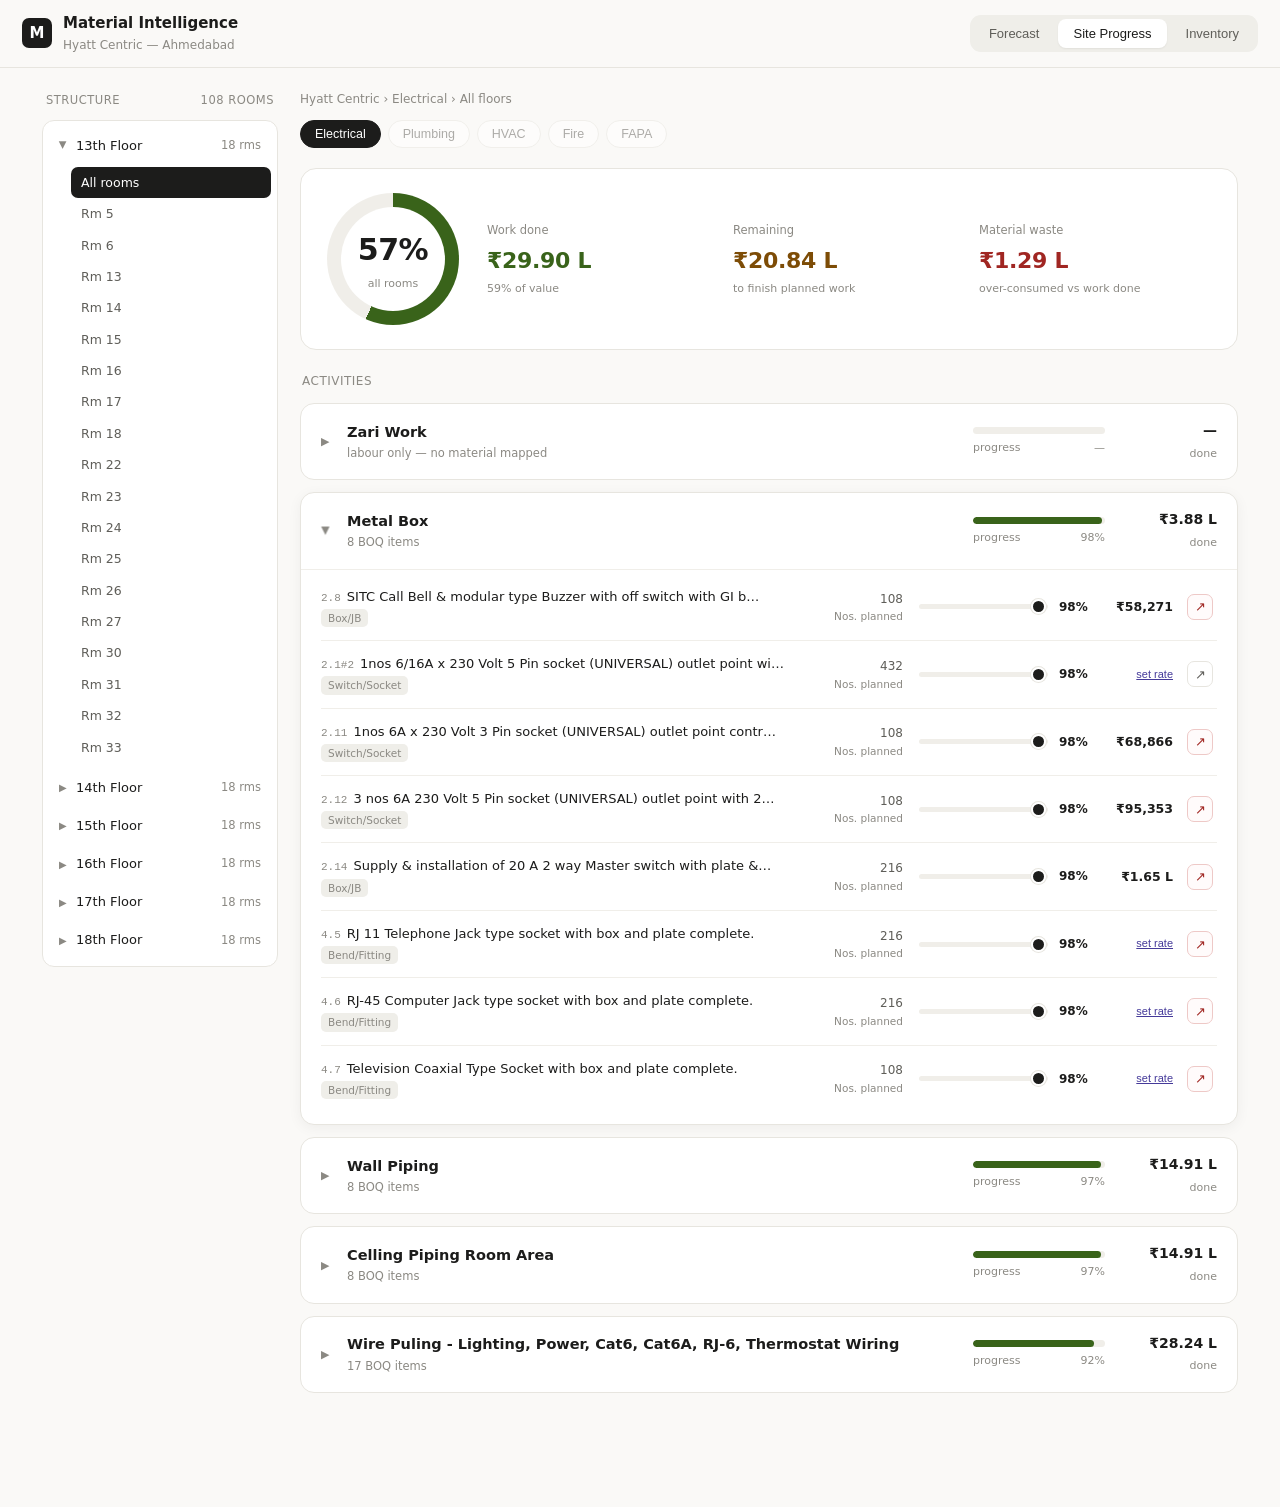
<file: frontend/site_progress_preview.html>
<!doctype html>
<html lang="en"><head>
<meta charset="utf-8"><meta name="viewport" content="width=device-width,initial-scale=1">
<title>Site Progress — Material Intelligence</title>
<style>
:root{
  --bg:#faf9f7;--panel:#fff;--line:#e7e5df;--line2:#f0eee9;
  --ink:#1c1c1b;--ink2:#5f5e59;--ink3:#8b8983;
  --red:#a02622;--redbg:#fbe7e6;--amber:#7d4c06;--amberbg:#fbf1da;
  --green:#39631a;--greenbg:#e8f2e0;--violet:#453a9a;--violetbg:#ebe8fa;
  --slate:#55544f;--slatebg:#efeee9;--r:10px;
}
*{box-sizing:border-box}
body{margin:0;background:var(--bg);color:var(--ink);
  font:14px/1.55 system-ui,-apple-system,"Segoe UI",Roboto,sans-serif}
h1,h2,h3{margin:0;font-weight:600}
@media (prefers-reduced-motion:reduce){*{transition:none!important;animation:none!important}}

/* top bar + tabs */
.top{position:sticky;top:0;z-index:30;background:var(--bg);border-bottom:1px solid var(--line);
  display:flex;align-items:center;justify-content:space-between;gap:18px;padding:12px 22px}
.brand{display:flex;align-items:center;gap:11px}
.mark{width:30px;height:30px;border-radius:7px;background:var(--ink);color:#fff;
  display:flex;align-items:center;justify-content:center;font-weight:700;font-size:15px;flex:none}
.brand h1{font-size:15px}.brand p{margin:1px 0 0;font-size:12px;color:var(--ink3)}
.tabs{display:flex;gap:4px;background:var(--slatebg);padding:4px;border-radius:11px}
.tab{font-size:13px;font-weight:500;padding:7px 15px;border-radius:8px;border:none;background:none;
  color:var(--ink2);cursor:pointer;transition:.15s}
.tab.on{background:var(--panel);color:var(--ink);box-shadow:0 1px 2px rgba(0,0,0,.06)}
.tab:not(.on):hover{color:var(--ink)}

.layout{display:grid;grid-template-columns:236px 1fr;gap:22px;max-width:1240px;margin:22px auto;padding:0 22px 80px}
@media(max-width:880px){.layout{grid-template-columns:1fr}.rail{display:none}}

/* left rail tree */
.rail{align-self:start;position:sticky;top:78px}
.railhd{font-size:11.5px;text-transform:uppercase;letter-spacing:.5px;color:var(--ink3);
  margin:2px 4px 10px;display:flex;justify-content:space-between}
.tree{background:var(--panel);border:1px solid var(--line);border-radius:12px;padding:6px}
.floor{border-radius:8px}
.floorhd{display:flex;align-items:center;gap:8px;padding:9px 10px;cursor:pointer;border-radius:8px;font-size:13px}
.floorhd:hover{background:var(--slatebg)}
.chev{color:var(--ink3);font-size:10px;transition:.15s;display:inline-block;width:9px}
.floor.exp .chev{transform:rotate(90deg)}
.fpct{margin-left:auto;font-size:11.5px;color:var(--ink3);font-variant-numeric:tabular-nums}
.rooms{display:none;padding:2px 0 6px 22px}
.floor.exp .rooms{display:block}
.room{padding:6px 10px;font-size:12.5px;color:var(--ink2);border-radius:7px;cursor:pointer}
.room:hover{background:var(--slatebg)}.room.on{background:var(--ink);color:#fff}

/* main pane */
.pane-head{margin-bottom:18px}
.crumb{font-size:12px;color:var(--ink3);margin-bottom:12px}
.pills{display:flex;gap:7px;flex-wrap:wrap;margin-bottom:20px}
.pill{font-size:12.5px;padding:6px 14px;border-radius:20px;border:1px solid var(--line);
  background:var(--panel);cursor:pointer;color:var(--ink2)}
.pill.on{background:var(--ink);color:#fff;border-color:var(--ink)}
.pill.ghost{opacity:.5;cursor:not-allowed}

.hero{background:var(--panel);border:1px solid var(--line);border-radius:16px;padding:24px 26px;
  display:grid;grid-template-columns:auto 1fr;gap:28px;align-items:center;margin-bottom:22px}
@media(max-width:620px){.hero{grid-template-columns:1fr;gap:16px}}
.ring{--p:0;width:132px;height:132px;border-radius:50%;flex:none;
  background:conic-gradient(var(--green) calc(var(--p)*1%),var(--line2) 0);
  display:flex;align-items:center;justify-content:center;transition:--p .5s}
.ring i{width:104px;height:104px;border-radius:50%;background:var(--panel);
  display:flex;flex-direction:column;align-items:center;justify-content:center;font-style:normal}
.ring b{font-size:30px;font-weight:600;letter-spacing:-.5px;font-variant-numeric:tabular-nums}
.ring span{font-size:11px;color:var(--ink3);margin-top:1px}
.herostats{display:grid;grid-template-columns:repeat(3,1fr);gap:14px}
@media(max-width:520px){.herostats{grid-template-columns:1fr}}
.stat{padding:2px 0}
.stat .l{font-size:11.5px;color:var(--ink3);margin:0 0 4px}
.stat .v{font-size:22px;font-weight:600;letter-spacing:-.3px;font-variant-numeric:tabular-nums}
.stat .v.g{color:var(--green)}.stat .v.a{color:var(--amber)}.stat .v.r{color:var(--red)}
.stat .h{font-size:11px;color:var(--ink3);margin:2px 0 0}

.secttl{font-size:12px;text-transform:uppercase;letter-spacing:.5px;color:var(--ink3);margin:0 2px 12px}

/* activity cards */
.card{background:var(--panel);border:1px solid var(--line);border-radius:14px;margin-bottom:12px;
  overflow:hidden;transition:border-color .15s,box-shadow .15s}
.card:hover{border-color:#dad8d2}
.card.open{box-shadow:0 3px 14px rgba(28,28,27,.05)}
.chd{display:flex;align-items:center;gap:16px;padding:16px 20px;cursor:pointer}
.cchev{color:var(--ink3);font-size:11px;transition:.2s;width:10px}.card.open .cchev{transform:rotate(90deg)}
.cname{font-weight:600;font-size:14.5px;min-width:0}
.cname .sub{font-size:11.5px;color:var(--ink3);font-weight:400;margin-top:2px}
.cbar{margin-left:auto;width:132px;flex:none}
.cbar .track{height:7px;border-radius:4px;background:var(--line2);overflow:hidden}
.cbar .fill{height:100%;background:var(--green);border-radius:4px;transition:width .45s}
.cbar .lab{display:flex;justify-content:space-between;margin-top:5px;font-size:11px;color:var(--ink3)}
.cmoney{flex:none;text-align:right;min-width:96px}
.cmoney b{font-size:14px;font-variant-numeric:tabular-nums;display:block}
.cmoney span{font-size:11px;color:var(--ink3)}
.cbody{display:none;border-top:1px solid var(--line2);padding:4px 20px 12px}
.card.open .cbody{display:block}

/* boq item rows */
.brow{display:grid;grid-template-columns:1fr 84px 150px 92px 30px;gap:14px;align-items:center;
  padding:13px 0;border-bottom:1px solid var(--line2)}
.brow:last-child{border-bottom:none}
@media(max-width:720px){.brow{grid-template-columns:1fr 60px 30px;row-gap:8px}.bslidewrap,.bmoney{grid-column:1/-1}}
.bname{font-size:13px;min-width:0}
.bname .code{color:var(--ink3);font-size:11px;font-family:ui-monospace,Menlo,monospace;margin-right:6px}
.bmeta{font-size:11px;color:var(--ink3);margin-top:2px;display:flex;gap:6px;flex-wrap:wrap}
.tag{background:var(--slatebg);border-radius:5px;padding:1px 7px;font-size:10.5px}
.tag.waste{background:var(--redbg);color:var(--red)}
.tag.save{background:var(--greenbg);color:var(--green)}
.bqty{font-size:12px;color:var(--ink2);text-align:right;font-variant-numeric:tabular-nums}
.bqty span{color:var(--ink3);font-size:10.5px;display:block}
.bslidewrap{display:flex;align-items:center;gap:9px}
.bslide{flex:1;-webkit-appearance:none;appearance:none;height:5px;border-radius:3px;
  background:var(--line2);outline:none}
.bslide::-webkit-slider-thumb{-webkit-appearance:none;width:15px;height:15px;border-radius:50%;
  background:var(--ink);cursor:pointer;border:2px solid var(--panel);box-shadow:0 0 0 1px var(--line)}
.bslide::-moz-range-thumb{width:15px;height:15px;border-radius:50%;background:var(--ink);cursor:pointer;border:2px solid var(--panel)}
.bpct{font-size:12px;font-weight:600;width:38px;text-align:right;font-variant-numeric:tabular-nums}
.bmoney{text-align:right}
.bmoney b{font-size:12.5px;font-variant-numeric:tabular-nums}
.bmoney.none{font-size:11px}
.setrate{font-size:11px;color:var(--violet);text-decoration:underline;cursor:pointer;background:none;border:none;padding:0}
.fx{width:26px;height:26px;border-radius:7px;border:1px solid var(--line);background:var(--panel);
  cursor:pointer;color:var(--ink2);display:flex;align-items:center;justify-content:center;font-size:13px}
.fx:hover{border-color:#cfcdc6}.fx.alert{color:var(--red);border-color:#eec9c7;background:#fffbfb}

.unmapped{font-size:12px;color:var(--ink3);padding:10px 2px 2px}
.unmapped b{color:var(--amber)}

/* drawer */
.scrim{position:fixed;inset:0;background:rgba(28,28,27,.34);z-index:40;display:none}
.scrim.on{display:flex;justify-content:flex-end}
.drawer{width:min(440px,100%);height:100%;background:var(--panel);overflow:auto;padding:22px 24px;
  transform:translateX(20px);opacity:0;transition:.22s}
.scrim.on .drawer{transform:none;opacity:1}
.dhd{display:flex;justify-content:space-between;gap:14px;margin-bottom:6px}
.dhd h2{font-size:15px}.dsub{font-size:12px;color:var(--ink3);margin:2px 0 18px}
.x{border:none;background:none;font-size:20px;color:var(--ink3);cursor:pointer;line-height:1}
.drow{display:flex;justify-content:space-between;padding:11px 0;border-bottom:1px solid var(--line2);font-size:13px}
.drow span{color:var(--ink2)}.drow b{font-variant-numeric:tabular-nums}
.dlink{margin:14px 0;padding:12px 14px;border-radius:10px;font-size:12.5px}
.dlink.ok{background:var(--greenbg);color:var(--green)}
.dlink.rev{background:var(--amberbg);color:var(--amber)}
.dbar{height:9px;border-radius:5px;background:var(--line2);overflow:hidden;margin:18px 0 6px}
.dbar i{display:block;height:100%;background:var(--green)}
.dfore{margin-top:18px;padding:14px 16px;border-radius:10px;background:var(--slatebg);font-size:12.5px;color:var(--ink2)}
.dfore b{color:var(--ink)}
.demo{font-size:11px;color:var(--ink3);text-align:center;padding:14px;margin-top:8px}
</style></head>
<body>

<header class="top">
  <div class="brand"><span class="mark">M</span>
    <div><h1>Material Intelligence</h1><p id="proj">Loading…</p></div></div>
  <nav class="tabs">
    <button class="tab">Forecast</button>
    <button class="tab on">Site Progress</button>
    <button class="tab">Inventory</button>
  </nav>
</header>

<div class="layout">
  <aside class="rail">
    <div class="railhd"><span>Structure</span><span id="roomcount"></span></div>
    <div class="tree" id="tree"></div>
  </aside>

  <main>
    <div class="pane-head">
      <div class="crumb" id="crumb"></div>
      <div class="pills" id="pills"></div>
      <div class="hero">
        <div class="ring" id="ring"><i><b id="heropct">0%</b><span id="heroroom">all rooms</span></i></div>
        <div class="herostats">
          <div class="stat"><p class="l">Work done</p><div class="v g" id="sDone">₹—</div><p class="h" id="sDoneH"></p></div>
          <div class="stat"><p class="l">Remaining</p><div class="v a" id="sRem">₹—</div><p class="h" id="sRemH"></p></div>
          <div class="stat"><p class="l">Material waste</p><div class="v r" id="sWaste">₹—</div><p class="h" id="sWasteH"></p></div>
        </div>
      </div>
    </div>

    <p class="secttl">Activities</p>
    <div id="acts"></div>
  </main>
</div>

<div class="scrim" id="scrim"><div class="drawer" id="drawer"></div></div>

<script id="DATA" type="application/json">{"project": "Hyatt Centric — Ahmedabad", "service": "Electrical", "services": ["Electrical", "Plumbing", "HVAC", "Fire", "FAPA"], "floors": [{"name": "13th Floor", "rooms": ["Rm 5", "Rm 6", "Rm 13", "Rm 14", "Rm 15", "Rm 16", "Rm 17", "Rm 18", "Rm 22", "Rm 23", "Rm 24", "Rm 25", "Rm 26", "Rm 27", "Rm 30", "Rm 31", "Rm 32", "Rm 33"]}, {"name": "14th Floor", "rooms": ["Rm 5", "Rm 6", "Rm 13", "Rm 14", "Rm 15", "Rm 16", "Rm 17", "Rm 18", "Rm 22", "Rm 23", "Rm 24", "Rm 25", "Rm 26", "Rm 27", "Rm 30", "Rm 31", "Rm 32", "Rm 33"]}, {"name": "15th Floor", "rooms": ["Rm 5", "Rm 6", "Rm 13", "Rm 14", "Rm 15", "Rm 16", "Rm 17", "Rm 18", "Rm 22", "Rm 23", "Rm 24", "Rm 25", "Rm 26", "Rm 27", "Rm 30", "Rm 31", "Rm 32", "Rm 33"]}, {"name": "16th Floor", "rooms": ["Rm 5", "Rm 6", "Rm 13", "Rm 14", "Rm 15", "Rm 16", "Rm 17", "Rm 18", "Rm 22", "Rm 23", "Rm 24", "Rm 25", "Rm 26", "Rm 27", "Rm 30", "Rm 31", "Rm 32", "Rm 33"]}, {"name": "17th Floor", "rooms": ["Rm 5", "Rm 6", "Rm 13", "Rm 14", "Rm 15", "Rm 16", "Rm 17", "Rm 18", "Rm 22", "Rm 23", "Rm 24", "Rm 25", "Rm 26", "Rm 27", "Rm 30", "Rm 31", "Rm 32", "Rm 33"]}, {"name": "18th Floor", "rooms": ["Rm 5", "Rm 6", "Rm 13", "Rm 14", "Rm 15", "Rm 16", "Rm 17", "Rm 18", "Rm 22", "Rm 23", "Rm 24", "Rm 25", "Rm 26", "Rm 27", "Rm 30", "Rm 31", "Rm 32", "Rm 33"]}], "nrooms": 108, "activities": ["Zari Work", "Metal Box", "Wall Piping", "Celling Piping Room Area", "Wire Puling - Lighting, Power, Cat6, Cat6A, RJ-6, Thermostat Wiring"], "mapping": {"Zari Work": [], "Metal Box": ["2.4", "2.5", "2.6", "2.8", "2.1#2", "2.11", "2.12", "2.13", "2.14", "2.15", "4.5", "4.6", "4.7"], "Wall Piping": ["2.16", "2.16.a", "2.16.b", "2.17", "4.1", "4.2", "4.3", "4.4"], "Celling Piping Room Area": ["2.16", "2.16.a", "2.16.b", "2.17", "4.1", "4.2", "4.3", "4.4"], "Wire Puling - Lighting, Power, Cat6, Cat6A, RJ-6, Thermostat Wiring": ["2.1", "2.2", "2.3", "2.4", "2.5", "2.6", "2.8", "2.9", "2.1#2", "2.11", "2.12", "2.16", "2.16.a", "2.16.b", "2.17", "4.1", "4.2", "4.3", "4.4", "4.5", "4.6"]}, "act_pct": {"Zari Work": 98.1, "Metal Box": 98.1, "Wall Piping": 97.2, "Celling Piping Room Area": 81.9, "Wire Puling - Lighting, Power, Cat6, Cat6A, RJ-6, Thermostat Wiring": 65.7}, "items": [{"code": "1.1", "desc": "Supply, Installation testing and commissioning of 16 way SPN DOUBLE DOOR with 32A DP RCBO,30mA incomer, 12nos 6-20A DPMCB as outgoing. Scope including - erraction connection of all circuit wiring / lableing of circuit (cost of supply of steel febrication not including in rate) FOR GUEST ROOM", "unit": "Nos.", "sub": "Switch/Socket", "qty": 1.0, "planned": 108.0, "used": 0.0, "remaining": 108.0, "pct": 0.0, "acts": [], "rate": 8500.0, "done_val": 0.0, "rem_val": 918000.0, "waste_val": null, "link": {"best": "32A RCBO 30MA 4 MODULE ( ADC232Y )", "score": 0.7, "conf": true}}, {"code": "1.2", "desc": "SITC of 6A DP MCB, 10kA with 6 way SPN DD DB Complete For UPS power for EMG Lighting for Guest Room LOOLPING LOOP OUT TERMIANAL TO PROIVDED", "unit": "Nos.", "sub": "Switch/Socket", "qty": 1.0, "planned": 108.0, "used": 0.0, "remaining": 108.0, "pct": 0.0, "acts": [], "rate": 2200.0, "done_val": 0.0, "rem_val": 237600.0, "waste_val": null, "link": {"best": "6A DP MCB ( NCN206N )", "score": 0.867, "conf": true}}, {"code": "2.1", "desc": "Primary point controlled by one single way 6A switch. (1.5 sq mm 5 Mtr)", "unit": "Nos.", "sub": "Switch/Socket", "qty": 9.0, "planned": 972.0, "used": 639.0, "remaining": 333.0, "pct": 65.7, "acts": ["Wire Puling - Lighting, Power, Cat6, Cat6A, RJ-6, Thermostat Wiring"], "rate": 450.0, "done_val": 287550.0, "rem_val": 149850.0, "waste_val": null, "link": {"best": "6A DP MCB ( NCN206N )", "score": 0.6, "conf": true}}, {"code": "2.2", "desc": "Secondary Light Point looped to item no. 5.1.1 with 1.5 sq mm ckt", "unit": "Nos.", "sub": "Light", "qty": 22.0, "planned": 2376.0, "used": 1562.0, "remaining": 814.0, "pct": 65.7, "acts": ["Wire Puling - Lighting, Power, Cat6, Cat6A, RJ-6, Thermostat Wiring"], "rate": 380.0, "done_val": 593560.0, "rem_val": 309320.0, "waste_val": 33440.0, "link": {"best": null, "score": 0.4, "conf": false}}, {"code": "2.3", "desc": "Supply, Installation, Testing and Commissioning of Key tag Switch with time delay with conntactor with key using 2.5 sq mm copper wires", "unit": "Nos.", "sub": "Switch/Socket", "qty": 0.0, "planned": 0.0, "used": 0.0, "remaining": 0.0, "pct": 65.7, "acts": ["Wire Puling - Lighting, Power, Cat6, Cat6A, RJ-6, Thermostat Wiring"], "rate": null, "done_val": null, "rem_val": null, "waste_val": null, "link": {"best": null, "score": 0.5, "conf": false}}, {"code": "2.4", "desc": "Supply, Installation, Testing and Commissioning of DND / Clean my room indication switches (Both Internal and External units) complete with GI back box and cover plates using 1.5 sq mm copper ZHFR wires", "unit": "Nos.", "sub": "Box/JB", "qty": 0.0, "planned": 0.0, "used": 0.0, "remaining": 0.0, "pct": 98.1, "acts": ["Metal Box", "Wire Puling - Lighting, Power, Cat6, Cat6A, RJ-6, Thermostat Wiring"], "rate": null, "done_val": null, "rem_val": null, "waste_val": null, "link": {"best": null, "score": 0.45, "conf": false}}, {"code": "2.5", "desc": "Supply, Installation, Testing and Commissioning of Shaver socket -110V/230V - with GI back box, faceplate ets as required complete using 1.5 sq mm copper ZHFR wires", "unit": "Nos.", "sub": "Bend/Fitting", "qty": 0.0, "planned": 0.0, "used": 0.0, "remaining": 0.0, "pct": 98.1, "acts": ["Metal Box", "Wire Puling - Lighting, Power, Cat6, Cat6A, RJ-6, Thermostat Wiring"], "rate": null, "done_val": null, "rem_val": null, "waste_val": null, "link": {"best": null, "score": 0.45, "conf": false}}, {"code": "2.6", "desc": "Supply, Installation, Testing and Commissioning of two way master switch (DP) with GI back box, faceplate ets as required complete using 2.5 sq mm copper ZHFR wires", "unit": "Nos.", "sub": "Box/JB", "qty": 0.0, "planned": 0.0, "used": 0.0, "remaining": 0.0, "pct": 98.1, "acts": ["Metal Box", "Wire Puling - Lighting, Power, Cat6, Cat6A, RJ-6, Thermostat Wiring"], "rate": null, "done_val": null, "rem_val": null, "waste_val": null, "link": {"best": null, "score": 0.45, "conf": false}}, {"code": "2.7", "desc": "SITC of 1 nos USB ( 2.1 Amp ) with two charging ports on lighting switch board", "unit": "Nos.", "sub": "Switch/Socket", "qty": 3.0, "planned": 324.0, "used": 0.0, "remaining": 324.0, "pct": 0.0, "acts": [], "rate": 520.0, "done_val": 0.0, "rem_val": 168480.0, "waste_val": null, "link": {"best": null, "score": 0.4, "conf": false}}, {"code": "2.8", "desc": "SITC Call Bell & modular type Buzzer with off switch with GI back box, face plate etc as required complete 1.5 sq mm cu ZHFR wires", "unit": "Nos.", "sub": "Box/JB", "qty": 1.0, "planned": 108.0, "used": 106.0, "remaining": 2.0, "pct": 98.1, "acts": ["Metal Box", "Wire Puling - Lighting, Power, Cat6, Cat6A, RJ-6, Thermostat Wiring"], "rate": 550.0, "done_val": 58300.0, "rem_val": 1100.0, "waste_val": null, "link": {"best": null, "score": 0.45, "conf": false}}, {"code": "2.9", "desc": "SITC of One 6A x 5Pin 230 Volt socket (UNIVERSAL) outlet point controlled by one 6A switch - 2.5 Sqmm", "unit": "Nos.", "sub": "Switch/Socket", "qty": 5.0, "planned": 540.0, "used": 355.0, "remaining": 185.0, "pct": 65.7, "acts": ["Wire Puling - Lighting, Power, Cat6, Cat6A, RJ-6, Thermostat Wiring"], "rate": 650.0, "done_val": 230750.0, "rem_val": 120250.0, "waste_val": null, "link": {"best": "6A DP MCB ( NCN206N )", "score": 0.6, "conf": true}}, {"code": "2.1#2", "desc": "1nos 6/16A x 230 Volt 5 Pin socket (UNIVERSAL) outlet point with 16A switch with box and plate complete to be done with 4 sq mm wire ckt from D.B. complete. (For Kettle, Hair dryer and cleaning socket)", "unit": "Nos.", "sub": "Switch/Socket", "qty": 4.0, "planned": 432.0, "used": 424.0, "remaining": 8.0, "pct": 98.1, "acts": ["Metal Box", "Wire Puling - Lighting, Power, Cat6, Cat6A, RJ-6, Thermostat Wiring"], "rate": null, "done_val": null, "rem_val": null, "waste_val": null, "link": {"best": "6A DP MCB ( NCN206N )", "score": 0.6, "conf": true}}, {"code": "2.11", "desc": "1nos 6A x 230 Volt 3 Pin socket (UNIVERSAL) outlet point controlled by 6A switch at convenient location including box plate etc complete to be done with 4 sqmm 2.5 sq mm ckt from D.B. (For Mini Bar)", "unit": "Nos.", "sub": "Switch/Socket", "qty": 1.0, "planned": 108.0, "used": 106.0, "remaining": 2.0, "pct": 98.1, "acts": ["Metal Box", "Wire Puling - Lighting, Power, Cat6, Cat6A, RJ-6, Thermostat Wiring"], "rate": 650.0, "done_val": 68900.0, "rem_val": 1300.0, "waste_val": null, "link": {"best": null, "score": 0.533, "conf": false}}, {"code": "2.12", "desc": "3 nos 6A 230 Volt 5 Pin socket (UNIVERSAL) outlet point with 2 no. 6A switch with box and plate complete to be done with 2.5 sq mm x 2 + 1.5 sq.mm x 1 Flexible Copper wire (For TV)", "unit": "Nos.", "sub": "Switch/Socket", "qty": 1.0, "planned": 108.0, "used": 106.0, "remaining": 2.0, "pct": 98.1, "acts": ["Metal Box", "Wire Puling - Lighting, Power, Cat6, Cat6A, RJ-6, Thermostat Wiring"], "rate": 900.0, "done_val": 95400.0, "rem_val": 1800.0, "waste_val": null, "link": {"best": null, "score": 0.533, "conf": false}}, {"code": "2.13", "desc": "ITC of bed side table lamp without any wiring accessories and back box. Only Connection b/w the table lamp and lighting switch board to be done.", "unit": "Nos.", "sub": "Box/JB", "qty": 0.0, "planned": 0.0, "used": 0.0, "remaining": 0.0, "pct": 98.1, "acts": ["Metal Box"], "rate": null, "done_val": null, "rem_val": null, "waste_val": null, "link": {"best": null, "score": 0.45, "conf": false}}, {"code": "2.14", "desc": "Supply & installation of 20 A 2 way Master switch with plate & back box of approved make ( wiring will paid extra )", "unit": "Nos.", "sub": "Box/JB", "qty": 2.0, "planned": 216.0, "used": 212.0, "remaining": 4.0, "pct": 98.1, "acts": ["Metal Box"], "rate": 780.0, "done_val": 165360.0, "rem_val": 3120.0, "waste_val": null, "link": {"best": null, "score": 0.467, "conf": false}}, {"code": "2.15", "desc": "Supply & installation of 16 A 2 way sub Master switch with plate & back box of approved make ( wiring will paid extra )", "unit": "Nos.", "sub": "Box/JB", "qty": 0.0, "planned": 0.0, "used": 0.0, "remaining": 0.0, "pct": 98.1, "acts": ["Metal Box"], "rate": null, "done_val": null, "rem_val": null, "waste_val": null, "link": {"best": null, "score": 0.467, "conf": false}}, {"code": "2.16", "desc": "3 x 1.5 sq mm FRZH copper wires in and including 25 mm dia rigid PVC conduit of ZHFR grade with wall thickness of 1.6-1.8 mm (MMS Grade).concealed & for open MS CONDUIT TO BE CONSIDERED.( FOR MASTER SWITCH WIRING ONLY)", "unit": "Rmt.", "sub": "Conduit", "qty": 60.0, "planned": 6480.0, "used": 6300.0, "remaining": 180.0, "pct": 97.2, "acts": ["Wall Piping", "Celling Piping Room Area", "Wire Puling - Lighting, Power, Cat6, Cat6A, RJ-6, Thermostat Wiring"], "rate": 95.0, "done_val": 598500.0, "rem_val": 17100.0, "waste_val": 85500.0, "link": {"best": null, "score": 0.4, "conf": false}}, {"code": "2.16.a", "desc": "2 x 2.5 & 1 x 1.5 sq mm FRZH copper wires in and including 25 mm dia rigid PVC conduit of ZHFR grade with wall thickness of 1.6-1.8 mm (MMS Grade).concealed & for open MS CONDUIT TO BE CONSIDERED.( FOR MASTER SWITCH WIRING ONLY)", "unit": "Rmt.", "sub": "Conduit", "qty": 25.0, "planned": 2700.0, "used": 2625.0, "remaining": 75.0, "pct": 97.2, "acts": ["Wall Piping", "Celling Piping Room Area", "Wire Puling - Lighting, Power, Cat6, Cat6A, RJ-6, Thermostat Wiring"], "rate": 140.0, "done_val": 367500.0, "rem_val": 10500.0, "waste_val": 10500.0, "link": {"best": null, "score": 0.4, "conf": false}}, {"code": "2.16.b", "desc": "2 x 4 & 1 x 1.5 sq mm FRZH copper wires in and including 25 mm dia rigid PVC conduit of ZHFR grade with wall thickness of 1.6-1.8 mm (MMS Grade).concealed & for open MS CONDUIT TO BE CONSIDERED.( FOR MASTER SWITCH WIRING ONLY)", "unit": "Rmt.", "sub": "Conduit", "qty": 26.0, "planned": 2808.0, "used": 2730.0, "remaining": 78.0, "pct": 97.2, "acts": ["Wall Piping", "Celling Piping Room Area", "Wire Puling - Lighting, Power, Cat6, Cat6A, RJ-6, Thermostat Wiring"], "rate": 180.0, "done_val": 491400.0, "rem_val": 14040.0, "waste_val": null, "link": {"best": null, "score": 0.4, "conf": false}}, {"code": "2.17", "desc": "100 MM HDG wall race way for wire dressing near DB", "unit": "Rmt.", "sub": "Wire", "qty": 1.0, "planned": 108.0, "used": 105.0, "remaining": 3.0, "pct": 97.2, "acts": ["Wall Piping", "Celling Piping Room Area", "Wire Puling - Lighting, Power, Cat6, Cat6A, RJ-6, Thermostat Wiring"], "rate": 320.0, "done_val": 33600.0, "rem_val": 960.0, "waste_val": null, "link": {"best": null, "score": 0.45, "conf": false}}, {"code": "2.18", "desc": "DND, CMR with wiring as pe requirment ( near bed , entry door )", "unit": "set", "sub": "Other", "qty": 0.0, "planned": 0.0, "used": 0.0, "remaining": 0.0, "pct": 0.0, "acts": [], "rate": null, "done_val": null, "rem_val": null, "waste_val": null, "link": {"best": null, "score": 0.0, "conf": false}}, {"code": "2.19", "desc": "SITC of magntic switch / sensor with wiring for door & ward rob", "unit": "Nos.", "sub": "Switch/Socket", "qty": 1.0, "planned": 108.0, "used": 0.0, "remaining": 108.0, "pct": 0.0, "acts": [], "rate": 1200.0, "done_val": 0.0, "rem_val": 129600.0, "waste_val": null, "link": {"best": null, "score": 0.4, "conf": false}}, {"code": "3.1", "desc": "IF-700 LED light fixture (10-15W) (as per ID)", "unit": "Nos.", "sub": "Light", "qty": 2.0, "planned": 216.0, "used": 0.0, "remaining": 216.0, "pct": 0.0, "acts": [], "rate": null, "done_val": null, "rem_val": null, "waste_val": null, "link": {"best": null, "score": 0.0, "conf": false}}, {"code": "3.2", "desc": "IF-702 LED light fixture (5-10W) (as per ID)", "unit": "Nos.", "sub": "Light", "qty": 9.0, "planned": 972.0, "used": 0.0, "remaining": 972.0, "pct": 0.0, "acts": [], "rate": null, "done_val": null, "rem_val": null, "waste_val": null, "link": {"best": null, "score": 0.0, "conf": false}}, {"code": "3.3", "desc": "IF-704A LED STRIP", "unit": "RMT", "sub": "Light", "qty": 14.0, "planned": 1512.0, "used": 0.0, "remaining": 1512.0, "pct": 0.0, "acts": [], "rate": null, "done_val": null, "rem_val": null, "waste_val": null, "link": {"best": null, "score": 0.0, "conf": false}}, {"code": "3.4", "desc": "IF-709 LED STRIP (600 lm/mtr)", "unit": "RMT", "sub": "Light", "qty": 5.0, "planned": 540.0, "used": 0.0, "remaining": 540.0, "pct": 0.0, "acts": [], "rate": null, "done_val": null, "rem_val": null, "waste_val": null, "link": {"best": null, "score": 0.0, "conf": false}}, {"code": "3.5", "desc": "NIGHT LIGHT FIXTURE (WALL MOUNTED)", "unit": "Nos.", "sub": "Light", "qty": 1.0, "planned": 108.0, "used": 0.0, "remaining": 108.0, "pct": 0.0, "acts": [], "rate": null, "done_val": null, "rem_val": null, "waste_val": null, "link": {"best": null, "score": 0.0, "conf": false}}, {"code": "3.6", "desc": "WALL SCONCE LIGHT FIXTURE", "unit": "Nos.", "sub": "Light", "qty": 0.0, "planned": 0.0, "used": 0.0, "remaining": 0.0, "pct": 0.0, "acts": [], "rate": null, "done_val": null, "rem_val": null, "waste_val": null, "link": {"best": null, "score": 0.0, "conf": false}}, {"code": "3.7", "desc": "PANDENT LIGHT FIXTURE", "unit": "Nos.", "sub": "Light", "qty": 1.0, "planned": 108.0, "used": 0.0, "remaining": 108.0, "pct": 0.0, "acts": [], "rate": null, "done_val": null, "rem_val": null, "waste_val": null, "link": {"best": null, "score": 0.0, "conf": false}}, {"code": "3.8", "desc": "FLOOR MOUNTED LIGHT FIXTURE", "unit": "Nos.", "sub": "Light", "qty": 1.0, "planned": 108.0, "used": 0.0, "remaining": 108.0, "pct": 0.0, "acts": [], "rate": null, "done_val": null, "rem_val": null, "waste_val": null, "link": {"best": null, "score": 0.0, "conf": false}}, {"code": "3.9", "desc": "TABLE LAMP", "unit": "Nos.", "sub": "Light", "qty": 1.0, "planned": 108.0, "used": 0.0, "remaining": 108.0, "pct": 0.0, "acts": [], "rate": null, "done_val": null, "rem_val": null, "waste_val": null, "link": {"best": null, "score": 0.0, "conf": false}}, {"code": "4.1", "desc": "Supply and Laying of 25mm Dia. rigid FRLS Category ISI marked PVC conduit (MMS Grade) with all accessories complete with GI fish wire.", "unit": "Rmt.", "sub": "Wire", "qty": 18.5, "planned": 1998.0, "used": 1942.5, "remaining": 55.5, "pct": 97.2, "acts": ["Wall Piping", "Celling Piping Room Area", "Wire Puling - Lighting, Power, Cat6, Cat6A, RJ-6, Thermostat Wiring"], "rate": null, "done_val": null, "rem_val": null, "waste_val": null, "link": {"best": null, "score": 0.45, "conf": false}}, {"code": "4.2", "desc": "Supply, Laying of Cat-6A wire in prelaid conduit for data / WIFI", "unit": "Rmt.", "sub": "Wire", "qty": 18.0, "planned": 1944.0, "used": 1890.0, "remaining": 54.0, "pct": 97.2, "acts": ["Wall Piping", "Celling Piping Room Area", "Wire Puling - Lighting, Power, Cat6, Cat6A, RJ-6, Thermostat Wiring"], "rate": null, "done_val": null, "rem_val": null, "waste_val": null, "link": {"best": null, "score": 0.45, "conf": false}}, {"code": "4.3", "desc": "Supply, Laying of Cat-6 wire in prelaid conduit for TELEPHONE", "unit": "Rmt.", "sub": "Wire", "qty": 20.0, "planned": 2160.0, "used": 2100.0, "remaining": 60.0, "pct": 97.2, "acts": ["Wall Piping", "Celling Piping Room Area", "Wire Puling - Lighting, Power, Cat6, Cat6A, RJ-6, Thermostat Wiring"], "rate": null, "done_val": null, "rem_val": null, "waste_val": null, "link": {"best": null, "score": 0.45, "conf": false}}, {"code": "4.4", "desc": "Supply, Laying of RG 6 coaxial TV wire in prelaid conduit", "unit": "Rmt.", "sub": "Wire", "qty": 7.7, "planned": 831.6, "used": 808.5, "remaining": 23.1, "pct": 97.2, "acts": ["Wall Piping", "Celling Piping Room Area", "Wire Puling - Lighting, Power, Cat6, Cat6A, RJ-6, Thermostat Wiring"], "rate": null, "done_val": null, "rem_val": null, "waste_val": null, "link": {"best": null, "score": 0.45, "conf": false}}, {"code": "4.5", "desc": "Supply, Installation testing and commissioning of RJ 11 Telephone Jack type socket with box and plate complete.", "unit": "Nos.", "sub": "Bend/Fitting", "qty": 2.0, "planned": 216.0, "used": 212.0, "remaining": 4.0, "pct": 98.1, "acts": ["Metal Box", "Wire Puling - Lighting, Power, Cat6, Cat6A, RJ-6, Thermostat Wiring"], "rate": null, "done_val": null, "rem_val": null, "waste_val": null, "link": {"best": null, "score": 0.4, "conf": false}}, {"code": "4.6", "desc": "Supply, Installation testing and commissioning of RJ-45 Computer Jack type socket with box and plate complete.", "unit": "Nos.", "sub": "Bend/Fitting", "qty": 2.0, "planned": 216.0, "used": 212.0, "remaining": 4.0, "pct": 98.1, "acts": ["Metal Box", "Wire Puling - Lighting, Power, Cat6, Cat6A, RJ-6, Thermostat Wiring"], "rate": null, "done_val": null, "rem_val": null, "waste_val": null, "link": {"best": null, "score": 0.4, "conf": false}}, {"code": "4.7", "desc": "Supply, Installation testing and commissioning of Television Coaxial Type Socket with box and plate complete.", "unit": "Nos.", "sub": "Bend/Fitting", "qty": 1.0, "planned": 108.0, "used": 106.0, "remaining": 2.0, "pct": 98.1, "acts": ["Metal Box"], "rate": null, "done_val": null, "rem_val": null, "waste_val": null, "link": {"best": null, "score": 0.4, "conf": false}}], "pnl_by_activity": {"Zari Work": {"planned_value": 0.0, "done_value": 0.0, "remaining_value": 0.0, "items": 0, "unrated": 0, "waste_value": 0.0, "saving_value": 0.0}, "Metal Box": {"planned_value": 395280.0, "done_value": 387960.0, "remaining_value": 7320.0, "items": 13, "unrated": 9, "waste_value": 0.0, "saving_value": 0.0}, "Wall Piping": {"planned_value": 1533600.0, "done_value": 1491000.0, "remaining_value": 42600.0, "items": 8, "unrated": 4, "waste_value": 96000.0, "saving_value": 0.0}, "Celling Piping Room Area": {"planned_value": 1533600.0, "done_value": 1491000.0, "remaining_value": 42600.0, "items": 8, "unrated": 4, "waste_value": 96000.0, "saving_value": 0.0}, "Wire Puling - Lighting, Power, Cat6, Cat6A, RJ-6, Thermostat Wiring": {"planned_value": 3451680.0, "done_value": 2825460.0, "remaining_value": 626220.0, "items": 21, "unrated": 11, "waste_value": 129440.0, "saving_value": 0.0}}, "pnl_project": {"planned_value": 5073840.0, "done_value": 2990820.0, "remaining_value": 2083020.0, "waste_value": 129440.0, "saving_value": 0.0, "pct_value_done": 58.9, "by_service": {"Electrical": {"planned_value": 5073840.0, "done_value": 2990820.0, "remaining_value": 2083020.0, "items": 39, "rated": 15, "waste_value": 129440.0, "saving_value": 0.0}}}, "waste": {"available": true, "wasted_value": 129440.0, "saved_value": 0.0, "net_value": 129440.0, "top_items": [{"item_code": "2.16", "description": "3 x 1.5 sq mm FRZH copper wires in and including 25 mm dia rigid PVC conduit of ZHFR grade with wall thickness of 1.6-1.8 mm (MMS Grade).concealed & for open MS CONDUIT TO BE CONSIDERED.( FOR MASTER SWITCH WIRING ONLY)", "waste_qty": 900.0, "waste_value": 85500.0}, {"item_code": "2.2", "description": "Secondary Light Point looped to item no. 5.1.1 with 1.5 sq mm ckt", "waste_qty": 88.0, "waste_value": 33440.0}, {"item_code": "2.16.a", "description": "2 x 2.5 & 1 x 1.5 sq mm FRZH copper wires in and including 25 mm dia rigid PVC conduit of ZHFR grade with wall thickness of 1.6-1.8 mm (MMS Grade).concealed & for open MS CONDUIT TO BE CONSIDERED.( FOR MASTER SWITCH WIRING ONLY)", "waste_qty": 75.0, "waste_value": 10500.0}]}, "overall_pct": 88.2}</script>
<script>
const D=JSON.parse(document.getElementById('DATA').textContent);
const NR=D.nrooms;
const byCode={}; D.items.forEach(it=>byCode[it.code]=it);
// state: per-item pct (0..100), seeded from backend progress
D.items.forEach(it=>it._pct=it.pct);

// ---- INR formatting (lakh/crore) ----
function inr(v){
  if(v==null) return '—';
  const n=Math.round(v);
  if(n>=1e7) return '₹'+(n/1e7).toFixed(2)+' Cr';
  if(n>=1e5) return '₹'+(n/1e5).toFixed(2)+' L';
  return '₹'+n.toLocaleString('en-IN');
}
function qfmt(v){return (Math.round(v*10)/10).toLocaleString('en-IN')}

// ---- recompute a single item's derived numbers from its pct ----
function calcItem(it){
  it.used=it.qty*NR*it._pct/100;
  it.remaining=Math.max(it.planned-it.used,0);
  it.done_val=it.rate!=null?it.used*it.rate:null;
  it.rem_val=it.rate!=null?it.remaining*it.rate:null;
}
// ---- activity % = mean of its mapped items' pct ----
function actPct(a){
  const codes=D.mapping[a]||[]; if(!codes.length) return null;
  let s=0,n=0; codes.forEach(c=>{if(byCode[c]){s+=byCode[c]._pct;n++}}); return n?s/n:null;
}
function actMoney(a){
  const codes=D.mapping[a]||[]; let done=0,rem=0,rated=false;
  codes.forEach(c=>{const it=byCode[c]; if(it&&it.rate!=null){done+=it.done_val||0;rem+=it.rem_val||0;rated=true}});
  return {done:rated?done:null,rem:rated?rem:null};
}

// ---- render tree ----
function renderTree(){
  const t=document.getElementById('tree');
  t.innerHTML=D.floors.map((f,i)=>`
    <div class="floor${i===0?' exp':''}" data-f="${i}">
      <div class="floorhd" onclick="this.parentElement.classList.toggle('exp')">
        <span class="chev">▶</span><span>${f.name}</span><span class="fpct">${f.rooms.length} rms</span></div>
      <div class="rooms">
        <div class="room on" onclick="pickRoom(-1,-1,this)">All rooms</div>
        ${f.rooms.map((r,j)=>`<div class="room" onclick="pickRoom(${i},${j},this)">${r}</div>`).join('')}
      </div></div>`).join('');
  document.getElementById('roomcount').textContent=NR+' rooms';
}
let curRoom=null;
function pickRoom(fi,ri,el){
  document.querySelectorAll('.room.on').forEach(e=>e.classList.remove('on'));
  el.classList.add('on');
  curRoom=(fi<0)?null:{f:D.floors[fi].name,r:D.floors[fi].rooms[ri]};
  document.getElementById('heroroom').textContent=curRoom?curRoom.r:'all rooms';
  document.getElementById('crumb').textContent='Hyatt Centric  ›  Electrical  ›  '+(curRoom?curRoom.f+' · '+curRoom.r:'All floors');
}

// ---- render pills ----
function renderPills(){
  document.getElementById('pills').innerHTML=D.services.map(s=>
    `<button class="pill ${s===D.service?'on':'ghost'}" ${s===D.service?'':'disabled'}>${s}</button>`).join('');
}

// ---- render activity cards ----
function renderActs(){
  const wrap=document.getElementById('acts');
  wrap.innerHTML=D.activities.map(a=>{
    const codes=D.mapping[a]||[];
    const items=codes.map(c=>byCode[c]).filter(Boolean).filter(it=>it.qty>0);
    const p=actPct(a);
    const labour=!codes.length;
    return `<div class="card" data-a="${encodeURIComponent(a)}">
      <div class="chd" onclick="this.parentElement.classList.toggle('open')">
        <span class="cchev">▶</span>
        <div class="cname">${a}${labour?'<div class="sub">labour only — no material mapped</div>':`<div class="sub">${items.length} BOQ items</div>`}</div>
        <div class="cbar">
          <div class="track"><div class="fill" data-fill="${encodeURIComponent(a)}" style="width:${p||0}%"></div></div>
          <div class="lab"><span>progress</span><span data-apct="${encodeURIComponent(a)}">${p==null?'—':p.toFixed(0)+'%'}</span></div>
        </div>
        <div class="cmoney"><b data-adone="${encodeURIComponent(a)}">—</b><span>done</span></div>
      </div>
      <div class="cbody">
        ${items.length?items.map(it=>brow(it)).join(''):'<div class="unmapped">No material items mapped to this activity.</div>'}
      </div></div>`;
  }).join('');
  D.activities.forEach(a=>{const m=actMoney(a);const el=document.querySelector(`[data-adone="${encodeURIComponent(a)}"]`);if(el)el.textContent=m.done==null?'—':inr(m.done)});
  bindSliders();
}
function brow(it){
  const waste=it.waste_val!=null&&it.waste_val>0;
  const alert=it.link&&!it.link.conf; // needs review link -> show as attention
  return `<div class="brow" data-code="${it.code}">
    <div class="bname"><span class="code">${it.code}</span>${shortName(it.desc)}
      <div class="bmeta"><span class="tag">${it.sub}</span>
        ${waste?`<span class="tag waste" data-waste="${it.code}">▲ waste ${inr(it.waste_val)}</span>`:''}
      </div></div>
    <div class="bqty" data-planned="${it.code}">${qfmt(it.planned)}<span>${it.unit} planned</span></div>
    <div class="bslidewrap">
      <input class="bslide" type="range" min="0" max="100" value="${Math.round(it._pct)}" data-slide="${it.code}">
      <span class="bpct" data-bpct="${it.code}">${Math.round(it._pct)}%</span></div>
    <div class="bmoney ${it.rate==null?'none':''}" data-money="${it.code}">
      ${it.rate==null?'<button class="setrate">set rate</button>':'<b>'+inr(it.done_val)+'</b>'}</div>
    <button class="fx ${alert?'alert':''}" onclick='openDrawer("${it.code}")'>↗</button>
  </div>`;
}
function shortName(d){d=d.replace(/^(Supply,?\s*(Installation|checking)[^,]*,?\s*(Testing and Commissioning|storing)?[^,]*of\s*)/i,'');return d.length>62?d.slice(0,62)+'…':d}

// ---- live update on slider ----
function bindSliders(){
  document.querySelectorAll('[data-slide]').forEach(s=>{
    s.addEventListener('input',()=>{
      const it=byCode[s.dataset.slide]; it._pct=+s.value; calcItem(it);
      document.querySelector(`[data-bpct="${it.code}"]`).textContent=Math.round(it._pct)+'%';
      const mo=document.querySelector(`[data-money="${it.code}"]`);
      if(it.rate!=null) mo.innerHTML='<b>'+inr(it.done_val)+'</b>';
      // roll up: this item's activities, then hero
      it.acts.forEach(updateAct); updateHero();
    });
  });
}
function updateAct(a){
  const p=actPct(a),m=actMoney(a);
  const f=document.querySelector(`[data-fill="${encodeURIComponent(a)}"]`); if(f)f.style.width=(p||0)+'%';
  const pc=document.querySelector(`[data-apct="${encodeURIComponent(a)}"]`); if(pc)pc.textContent=p==null?'—':p.toFixed(0)+'%';
  const dn=document.querySelector(`[data-adone="${encodeURIComponent(a)}"]`); if(dn)dn.textContent=m.done==null?'—':inr(m.done);
}
function updateHero(){
  let sp=0,np=0,done=0,rem=0;
  D.items.forEach(it=>{if(it.qty>0){sp+=it._pct;np++} if(it.rate!=null){done+=it.done_val||0;rem+=it.rem_val||0}});
  const hp=np?sp/np:0;
  document.getElementById('heropct').textContent=hp.toFixed(0)+'%';
  document.getElementById('ring').style.setProperty('--p',hp.toFixed(1));
  document.getElementById('sDone').textContent=inr(done);
  document.getElementById('sRem').textContent=inr(rem);
  const planned=done+rem;
  document.getElementById('sDoneH').textContent=planned?((100*done/planned).toFixed(0)+'% of value'):'';
  document.getElementById('sRemH').textContent='to finish planned work';
}

// ---- drawer (forecast detail) ----
function openDrawer(code){
  const it=byCode[code]; const s=document.getElementById('scrim');
  const link=it.link||{}; const conf=link.conf;
  const daysWork=it.remaining>0?Math.max(Math.round(it.remaining/Math.max(it.used/30,1)),1):0; // rough demo horizon
  document.getElementById('drawer').innerHTML=`
    <div class="dhd"><div><h2>${it.code} · ${it.sub}</h2></div><button class="x" onclick="closeDrawer()">×</button></div>
    <p class="dsub">${it.desc.slice(0,120)}${it.desc.length>120?'…':''}</p>
    <div class="drow"><span>Planned (108 rooms)</span><b>${qfmt(it.planned)} ${it.unit}</b></div>
    <div class="drow"><span>Used so far</span><b>${qfmt(it.used)} ${it.unit}</b></div>
    <div class="drow"><span>Remaining work</span><b>${qfmt(it.remaining)} ${it.unit}</b></div>
    <div class="drow"><span>Install rate</span><b>${it.rate!=null?inr(it.rate)+' /'+it.unit:'not set'}</b></div>
    <div class="dbar"><i style="width:${it._pct}%"></i></div>
    <div style="font-size:11.5px;color:var(--ink3);text-align:right">${Math.round(it._pct)}% complete</div>
    <div class="dlink ${conf?'ok':'rev'}">${link.best?
      (conf?`✓ Linked to stock: <b>${link.best}</b> (confidence ${(link.score*100).toFixed(0)}%)`:
            `Needs review — closest stock match: <b>${link.best||'—'}</b> (${(link.score*100).toFixed(0)}%). Confirm before trusting the stock forecast.`):
      `No confident stock match yet — link this item to a register material to enable its forecast.`}</div>
    <div class="dfore"><b>Real-time forecast.</b> ${it.remaining>0?
      `About <b>${qfmt(it.remaining)} ${it.unit}</b> of this item is still needed to finish the planned work across all rooms. Once linked to the stock register, Material Intelligence compares that against the burn rate to say whether stock on hand will finish the job — and the order-by date if not.`:
      `Planned quantity for this item is fully consumed. No further material needed for the current BOQ.`}</div>
    <p class="demo">Preview • rates shown are illustrative (user-entered in the live app)</p>`;
  s.classList.add('on');
}
function closeDrawer(){document.getElementById('scrim').classList.remove('on')}
document.getElementById('scrim').addEventListener('click',e=>{if(e.target.id==='scrim')closeDrawer()});

// ---- init ----
document.getElementById('proj').textContent=D.project;
document.getElementById('crumb').textContent='Hyatt Centric  ›  Electrical  ›  All floors';
renderTree();renderPills();
D.items.forEach(calcItem);
renderActs();
// waste stat from backend (needs actual consumption)
document.getElementById('sWaste').textContent=D.waste&&D.waste.available?inr(D.waste.wasted_value):'—';
document.getElementById('sWasteH').textContent=D.waste&&D.waste.available?'over-consumed vs work done':'link stock to measure';
updateHero();
// open first non-labour card
setTimeout(()=>{const c=document.querySelectorAll('.card')[1];if(c)c.classList.add('open')},60);
</script>
</body></html>
</file>
